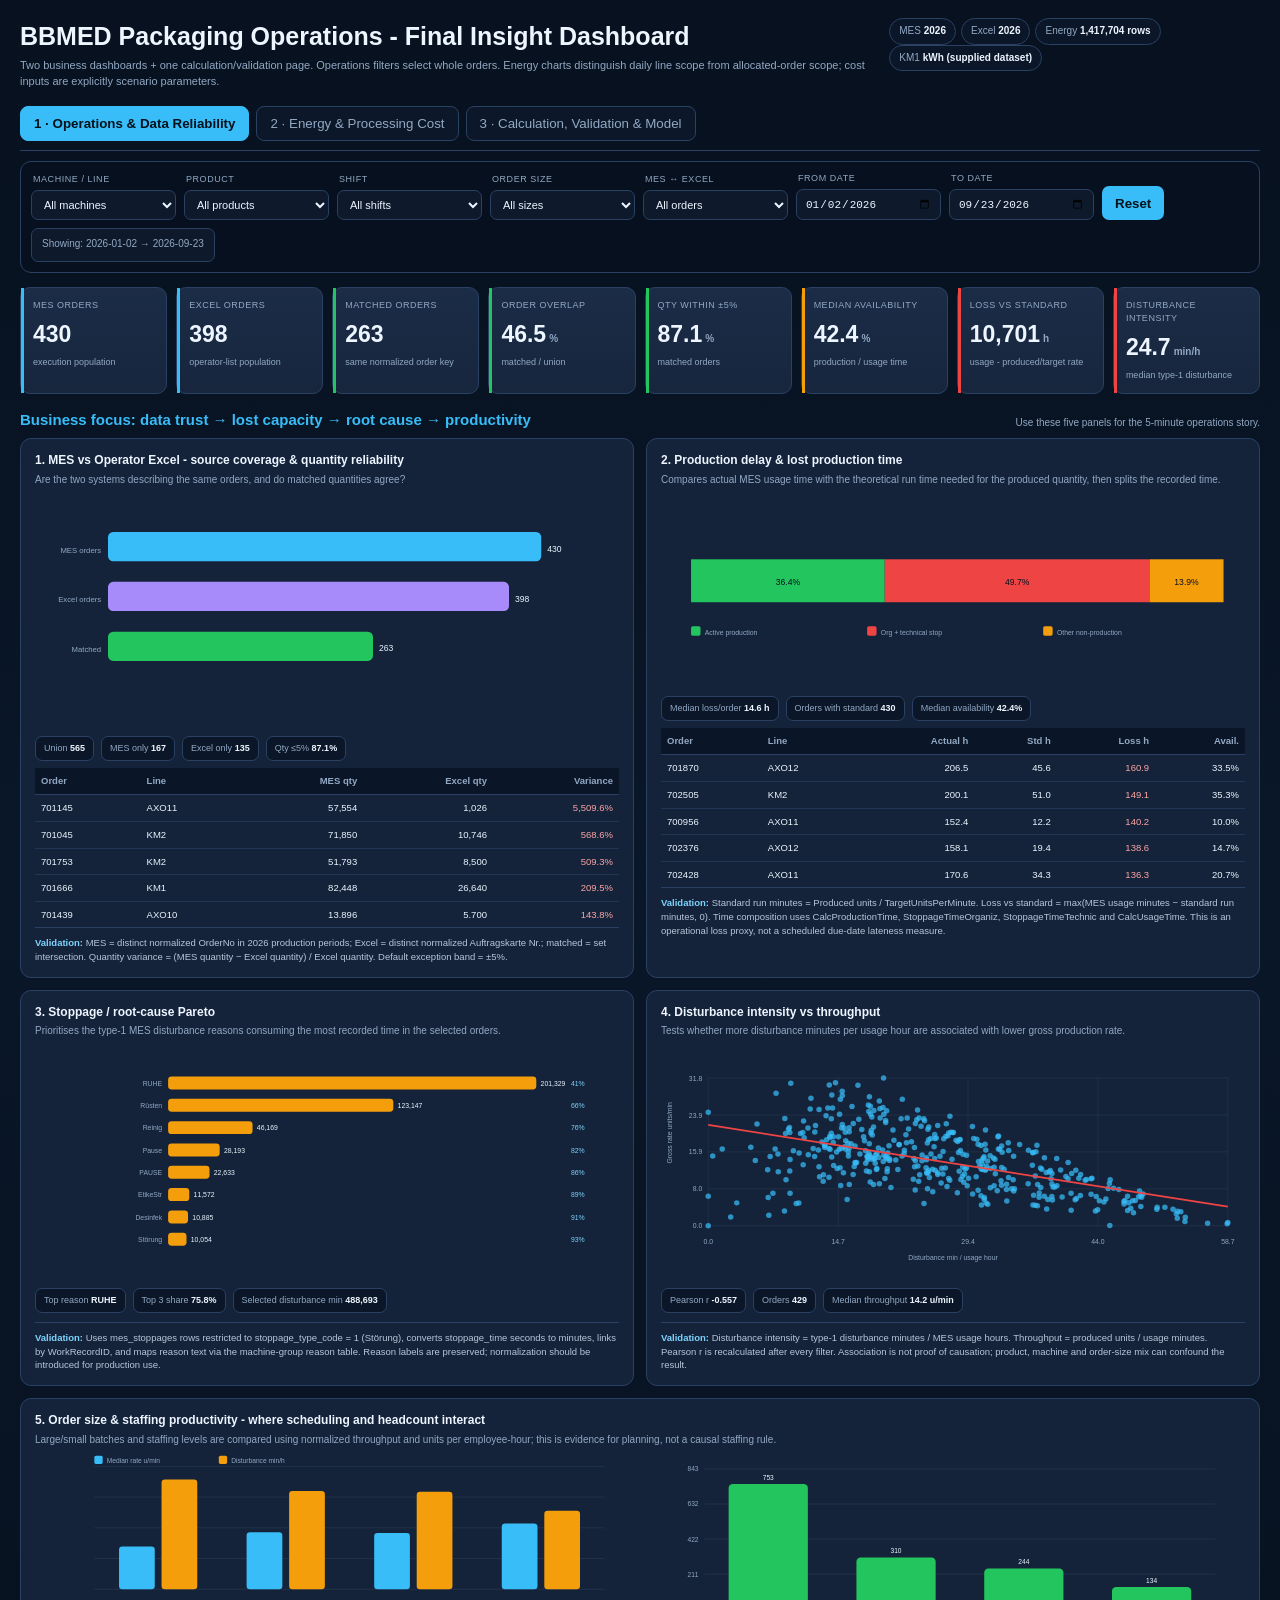
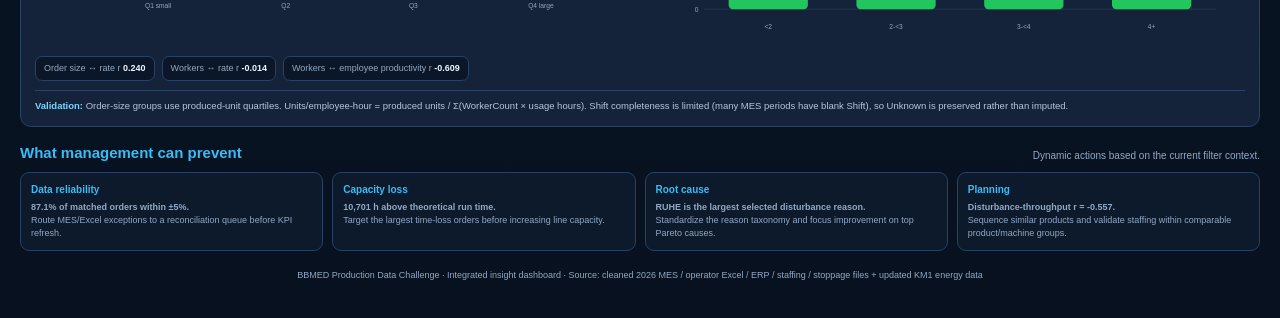
<file: index.html>
<!doctype html><html lang="en"><head><meta charset="utf-8"><meta name="viewport" content="width=device-width,initial-scale=1"><link rel="icon" href="data:,"><meta name="description" content="BBMED production reliability, capacity, energy and processing-cost insight dashboard."><title>BBMED Packaging Operations - Final Insight Dashboard</title>
<link rel="stylesheet" href="styles.css"></head><body><div class="shell">
<div id="loadStatus" class="callout" role="status">Loading dashboard data…</div>
<header><div class="brand"><h1>BBMED Packaging Operations - Final Insight Dashboard</h1><div class="sub">Two business dashboards + one calculation/validation page. Operations filters select whole orders. Energy charts distinguish daily line scope from allocated-order scope; cost inputs are explicitly scenario parameters.</div></div><div><span class="tag">MES <b>2026</b></span><span class="tag">Excel <b>2026</b></span><span class="tag">Energy <b id="energySourceRows">Loading…</b></span><span class="tag">KM1 <b>kWh (supplied dataset)</b></span></div></header>
<nav class="tabs" aria-label="Dashboard sections"><button class="tab active" data-tab="ops">1 · Operations & Data Reliability</button><button class="tab" data-tab="energy">2 · Energy & Processing Cost</button><button class="tab" data-tab="calc">3 · Calculation, Validation & Model</button></nav>
<section id="ops" class="view active">
<div class="filters-wrap"><div class="filters">
<div class="filter"><label for="oMachine">Machine / line</label><select id="oMachine"></select></div><div class="filter"><label for="oProduct">Product</label><select id="oProduct"></select></div><div class="filter"><label for="oShift">Shift</label><select id="oShift"></select></div><div class="filter"><label for="oSize">Order size</label><select id="oSize"><option value="ALL">All sizes</option><option value="Q1">Q1 - Small</option><option value="Q2">Q2</option><option value="Q3">Q3</option><option value="Q4">Q4 - Large</option></select></div><div class="filter"><label for="oStatus">MES ↔ Excel</label><select id="oStatus"><option value="ALL">All orders</option><option value="MATCHED">Matched</option><option value="LE5">Matched ≤5%</option><option value="GT5">Matched >5%</option><option value="MES_ONLY">MES only</option><option value="EXCEL_ONLY">Excel only</option></select></div><div class="filter"><label for="oFrom">From date</label><input type="date" id="oFrom"></div><div class="filter"><label for="oTo">To date</label><input type="date" id="oTo"></div><button class="btn" id="oReset">Reset</button><div class="filter-summary" id="oSummary"></div>
</div></div>
<div class="kpis" id="opsKPIs"></div>
<div class="section-title"><h2>Business focus: data trust → lost capacity → root cause → productivity</h2><div class="note">Use these five panels for the 5-minute operations story.</div></div>
<div class="grid">
<div class="panel"><h3>1. MES vs Operator Excel - source coverage & quantity reliability</h3><div class="desc">Are the two systems describing the same orders, and do matched quantities agree?</div><div class="svgchart" id="cCoverage"></div><div class="meta" id="mCoverage"></div><div class="scroll"><table><thead><tr><th>Order</th><th>Line</th><th class="num">MES qty</th><th class="num">Excel qty</th><th class="num">Variance</th></tr></thead><tbody id="tQty"></tbody></table></div><div class="validation" id="vCoverage"></div></div>
<div class="panel"><h3>2. Production delay & lost production time</h3><div class="desc">Compares actual MES usage time with the theoretical run time needed for the produced quantity, then splits the recorded time.</div><div class="svgchart small" id="cTimeSplit"></div><div class="meta" id="mDelay"></div><div class="scroll"><table><thead><tr><th>Order</th><th>Line</th><th class="num">Actual h</th><th class="num">Std h</th><th class="num">Loss h</th><th class="num">Avail.</th></tr></thead><tbody id="tDelay"></tbody></table></div><div class="validation" id="vDelay"></div></div>
<div class="panel"><h3>3. Stoppage / root-cause Pareto</h3><div class="desc">Prioritises the type-1 MES disturbance reasons consuming the most recorded time in the selected orders.</div><div class="svgchart" id="cPareto"></div><div class="meta" id="mPareto"></div><div class="validation" id="vPareto"></div></div>
<div class="panel"><h3>4. Disturbance intensity vs throughput</h3><div class="desc">Tests whether more disturbance minutes per usage hour are associated with lower gross production rate.</div><div class="svgchart" id="cCorr"></div><div class="meta" id="mCorr"></div><div class="validation" id="vCorr"></div></div>
<div class="panel full"><h3>5. Order size & staffing productivity - where scheduling and headcount interact</h3><div class="desc">Large/small batches and staffing levels are compared using normalized throughput and units per employee-hour; this is evidence for planning, not a causal staffing rule.</div><div class="split"><div><div class="svgchart small" id="cSize"></div></div><div><div class="svgchart small" id="cStaff"></div></div></div><div class="meta" id="mDrivers"></div><div class="validation" id="vDrivers"></div></div>
</div>
<div class="section-title"><h2>What management can prevent</h2><div class="note">Dynamic actions based on the current filter context.</div></div><div class="action-grid" id="opsActions"></div>
</section>

<section id="energy" class="view">
<div class="filters-wrap"><div class="filters">
<div class="filter"><label for="eMeter">Energy meter / component</label><select id="eMeter"></select></div><div class="filter"><label for="eProduct">Product (allocated orders)</label><select id="eProduct"></select></div><div class="filter"><label for="eSize">Order size</label><select id="eSize"><option value="ALL">All sizes</option><option value="Q1">Q1 - Small</option><option value="Q2">Q2</option><option value="Q3">Q3</option><option value="Q4">Q4 - Large</option></select></div><div class="filter"><label for="eFrom">From date</label><input type="date" id="eFrom"></div><div class="filter"><label for="eTo">To date</label><input type="date" id="eTo"></div><div class="filter"><label for="tariff">Electricity tariff €/kWh</label><input type="number" id="tariff" min="0" step="0.01" value="0.30"></div><div class="filter"><label for="lineCost">Line cost €/h</label><input type="number" id="lineCost" min="0" step="10" value="500"></div><button class="btn" id="eReset">Reset</button><div class="filter-summary" id="eSummary"></div>
</div></div>
<div class="kpis" id="energyKPIs"></div>
<div class="section-title"><h2>Business focus: energy consumed without proportional output</h2><div class="note">Energy is calculated from cumulative meter deltas; never by summing Total Energy Passed.</div></div>
<div class="grid">
<div class="panel"><h3>1. Energy consumption trend</h3><div class="desc">Calendar-day consumption from valid meter deltas. Date and meter filters apply; product and order-size filters apply only to allocated-order panels.</div><div class="svgchart" id="cEnergyTrend"></div><div class="meta" id="mEnergyTrend"></div><div class="validation" id="vEnergyTrend"></div></div>
<div class="panel"><h3>2. Energy by KM1 machine component</h3><div class="desc">Five physical meters are canonicalized even though the raw asset tag naming changes in August.</div><div class="svgchart" id="cMeter"></div><div class="meta" id="mMeter"></div><div class="validation" id="vMeter"></div></div>
<div class="panel"><h3>3. Order-window vs mapped disturbance vs idle/unallocated energy</h3><div class="desc">All five meters, selected calendar dates: order-window, disturbance and unallocated energy. Product, size and meter selections do not change this line-level breakdown.</div><div class="svgchart small" id="cEnergyState"></div><div class="meta" id="mEnergyState"></div><div class="validation" id="vEnergyState"></div></div>
<div class="panel"><h3>4. Production output vs energy intensity</h3><div class="desc">Order-level allocated kWh is normalized by produced units; high-intensity low-throughput orders are management exceptions.</div><div class="svgchart" id="cEnergyScatter"></div><div class="scroll"><table><thead><tr><th>Order</th><th>Product</th><th class="num">kWh</th><th class="num">Units</th><th class="num">kWh/1k</th></tr></thead><tbody id="tEnergyOrders"></tbody></table></div><div class="validation" id="vEnergyScatter"></div></div>
<div class="panel full"><h3>5. Processing-cost exposure - scenario, not source-system cost</h3><div class="desc">Uses operator-recorded cleaning, setup/changeover, packaging-handling and disturbance minutes. True packaging material cost is not available in the source data.</div><div class="split"><div class="svgchart small" id="cProcessCost"></div><div><div class="meta" id="mProcessCost"></div><div class="scenario-card"><div class="small">Scenario exposure for selected KM1 orders</div><div class="big" id="processCostBig">-</div><div class="small" id="processCostSmall"></div></div><div class="callout" style="margin-top:10px"><b>Packaging cost limitation:</b> the files contain packaging-handling minutes (<i>Packmittel bereit / zurück</i>) but no packaging material price/BOM. The dashboard therefore shows packaging-handling <b>process cost exposure</b>, not material cost per unit.</div></div></div><div class="validation" id="vProcessCost"></div></div>
</div>
</section>

<section id="calc" class="view">
<div class="filters-wrap"><div class="filters"><div class="filter wide"><label for="traceOrder">Trace production order</label><select id="traceOrder"></select></div><div class="filter"><label for="qtyThreshold">Qty exception threshold %</label><input type="number" id="qtyThreshold" value="5" min="0" step="0.5"></div><div class="filter"><label for="timeThreshold">Start-time threshold min</label><input type="number" id="timeThreshold" value="30" min="0" step="5"></div><button class="btn" id="calcRefresh">Refresh trace</button><div class="filter-summary">This page traces the supplied dashboard dataset and documents its source-field relationships.</div></div></div>
<div class="section-title"><h2>Reproducible count validation</h2><div class="note">Counts are recalculated from the loaded order records.</div></div>
<div class="grid"><div class="panel"><h3>MES 2026 order population</h3><div id="mesCountFormula" class="formula">MES Orders = DISTINCTCOUNT( normalized mes_production_periods_2026[OrderNo] )\nExclude blank/null keys\nResult = <b>430</b></div><div class="validation">The MES count intentionally uses production-period facts because the question is which orders actually appear in 2026 execution data, not which orders exist in the master table.</div></div><div class="panel"><h3>Operator Excel order population & intersection</h3><div id="excelCountFormula" class="formula">Excel Orders = DISTINCTCOUNT( normalized excl_production_data_2026[Auftragskarte Nr.] ) = <b>398</b>\nMatched = MES set ∩ Excel set = <b>263</b>\nMES only = 430 - 263 = <b>167</b>\nExcel only = 398 - 263 = <b>135</b>\nUnion = 430 + 398 - 263 = <b>565</b></div><div class="validation">Normalization: convert to text, trim whitespace, remove numeric “.0” artefacts, exclude blank/null.</div></div></div>
<div class="section-title"><h2>Selected-order calculation trace</h2><div class="note">Use this during Q&A to validate a chart back to order-level inputs.</div></div>
<div class="grid"><div class="panel"><h3>MES / Excel trace</h3><div id="traceOps"></div></div><div class="panel"><h3>Energy allocation trace</h3><div id="traceEnergy"></div></div></div>
<div class="section-title"><h2>Calculation dictionary & data-quality controls</h2></div><div class="grid"><div class="panel"><h3>Core KPI formulas</h3><div id="formulaList"></div></div><div class="panel"><h3>Validation checks found in the current data</h3><div id="qualityTable"></div></div></div>
<div class="section-title"><h2>Recommended Power BI semantic model</h2><div class="note">Updated for the 1.42M-row energy fact and canonical meter alias mapping.</div></div><div class="panel full"><img class="diagram" alt="Recommended Power BI semantic model and source relationships" src="public/semantic-model.png"><div class="model-note">Energy relationship correction: raw <b>energy_meter_device_asset_tag</b> contains both historical Weidmueller names and later IFD00x meter names. Both aliases must map to one canonical DimEnergyMeter key before calculating deltas.</div></div>
<div class="section-title"><h2>End-to-end workflow</h2></div><div class="panel full"><img class="diagram" alt="End-to-end production and energy data workflow" src="public/data-workflow.png"></div>
</section>
<div class="footer">BBMED Production Data Challenge · Integrated insight dashboard · Source: cleaned 2026 MES / operator Excel / ERP / staffing / stoppage files + updated KM1 energy data</div>
</div>
<script src="app.js" defer></script></body></html>
</file>
<file: styles.css>
:root{--bg:#07111f;--surface:#0e1a2c;--panel:#14233a;--card:#1b2c47;--line:#2a4163;--text:#edf5ff;--muted:#92a8c3;--blue:#38bdf8;--cyan:#22d3ee;--green:#22c55e;--amber:#f59e0b;--red:#ef4444;--violet:#a78bfa;--pink:#f472b6}
*{box-sizing:border-box}html{scroll-behavior:smooth}body{margin:0;background:linear-gradient(180deg,#07111f,#0a1728 45%,#07111f);color:var(--text);font:13px/1.45 "Segoe UI",Inter,Arial,sans-serif}.shell{max-width:1700px;margin:auto;padding:18px 20px 36px}
header{display:flex;justify-content:space-between;gap:16px;align-items:flex-start}.brand h1{margin:0 0 4px;font-size:25px}.sub{color:var(--muted);font-size:11px;max-width:980px}.tag{display:inline-block;padding:5px 9px;border:1px solid var(--line);background:#0b1728;border-radius:999px;color:var(--muted);font-size:10px;margin-left:5px}.tag b{color:var(--text)}
.tabs{display:flex;gap:7px;flex-wrap:wrap;margin:16px 0 10px;border-bottom:1px solid var(--line);padding-bottom:9px}.tab{border:1px solid var(--line);background:#0c182a;color:var(--muted);padding:9px 13px;border-radius:8px;cursor:pointer}.tab.active{background:var(--blue);border-color:var(--blue);color:#04111c;font-weight:800}.view{display:none}.view.active{display:block}
.filters-wrap{position:sticky;top:0;z-index:20;background:rgba(7,17,31,.96);backdrop-filter:blur(9px);border:1px solid var(--line);border-radius:11px;padding:10px;margin:10px 0 14px}.filters{display:flex;gap:8px;align-items:end;flex-wrap:wrap}.filter{min-width:145px}.filter.wide{min-width:190px}.filter label{display:block;color:var(--muted);font-size:9px;text-transform:uppercase;letter-spacing:.55px;margin:0 0 4px 2px}.filter select,.filter input,.scenario input{width:100%;background:var(--surface);border:1px solid var(--line);color:var(--text);border-radius:7px;padding:7px 8px;font-size:11px}.btn{height:34px;border:0;border-radius:7px;padding:0 13px;background:var(--blue);color:#05131e;font-weight:800;cursor:pointer}.filter-summary{border:1px solid var(--line);background:var(--surface);border-radius:7px;padding:8px 10px;color:var(--muted);font-size:10px;min-height:34px;max-width:430px}.filter-summary b{color:var(--cyan)}
.section-title{display:flex;justify-content:space-between;gap:15px;align-items:end;margin:15px 0 8px}.section-title h2{font-size:15px;color:var(--blue);margin:0}.section-title .note{font-size:10px;color:var(--muted);text-align:right}.kpis{display:grid;grid-template-columns:repeat(8,minmax(125px,1fr));gap:9px;margin-bottom:13px}.kpi{background:linear-gradient(180deg,var(--card),#17263d);border:1px solid var(--line);border-radius:10px;padding:11px 12px;min-height:86px;position:relative}.kpi:before{content:"";position:absolute;left:0;top:0;bottom:0;width:3px;background:var(--blue)}.kpi.good:before{background:var(--green)}.kpi.warn:before{background:var(--amber)}.kpi.bad:before{background:var(--red)}.kpi.violet:before{background:var(--violet)}.kpi .label{color:var(--muted);font-size:9px;text-transform:uppercase;letter-spacing:.5px}.kpi .value{font-size:23px;font-weight:800;margin-top:6px;white-space:nowrap}.kpi .unit{font-size:10px;color:var(--muted);margin-left:3px}.kpi .mini{font-size:9px;color:var(--muted);margin-top:4px}
.grid{display:grid;grid-template-columns:repeat(2,minmax(0,1fr));gap:12px;margin-bottom:12px}.panel{background:var(--panel);border:1px solid var(--line);border-radius:11px;padding:13px 14px;min-width:0;overflow:hidden}.panel.full{grid-column:1/-1}.panel h3{font-size:12px;margin:0}.desc{font-size:10px;color:var(--muted);margin:3px 0 7px}.svgchart{height:235px;width:100%}.svgchart.small{height:195px}.svgchart.tall{height:285px}.svgchart svg{display:block;width:100%;height:100%}.meta{display:flex;gap:7px;flex-wrap:wrap;margin:7px 0}.chip{background:#0b1728;border:1px solid var(--line);border-radius:7px;padding:5px 8px;color:var(--muted);font-size:9px}.chip b{color:var(--text)}.validation{margin-top:9px;border-top:1px solid var(--line);padding-top:8px;color:#b7c6d9;font-size:9.5px}.validation b{color:#7dd3fc}.warning{color:#fcd34d}.goodtext{color:#86efac}.badtext{color:#fca5a5}
table{width:100%;border-collapse:collapse;font-size:9.5px}th{background:#0a1627;color:var(--muted);text-align:left;padding:6px;border-bottom:1px solid var(--line);position:sticky;top:0}td{padding:6px;border-bottom:1px solid rgba(42,65,99,.65);vertical-align:top}.num{text-align:right}.scroll{max-height:150px;overflow:auto;margin-top:7px}.split{display:grid;grid-template-columns:1fr 1fr;gap:10px}.scenario{display:grid;grid-template-columns:repeat(3,1fr);gap:8px}.scenario-card{background:#0b1728;border:1px solid var(--line);border-radius:9px;padding:10px}.scenario-card .big{font-size:22px;font-weight:800}.scenario-card .small{font-size:9px;color:var(--muted)}
.callout{border:1px solid var(--line);background:#0b1728;border-left:3px solid var(--blue);border-radius:9px;padding:10px 12px;color:#c9d7e8;font-size:10px}.action-grid{display:grid;grid-template-columns:repeat(4,1fr);gap:9px}.action{background:#0d1a2c;border:1px solid var(--line);border-radius:9px;padding:10px}.action h4{margin:0 0 4px;color:var(--blue);font-size:10px}.action p{margin:0;color:var(--muted);font-size:9px}.formula{background:#081523;border:1px solid var(--line);border-radius:8px;padding:9px 10px;margin:7px 0;font:10px/1.45 Consolas,"Courier New",monospace;color:#dbeafe;white-space:pre-wrap}.diagram{width:100%;border-radius:9px;background:white;border:1px solid var(--line)}.model-note{color:var(--muted);font-size:9.5px;margin-top:6px}.footer{text-align:center;color:var(--muted);font-size:9px;margin-top:18px}
@media(max-width:1250px){.kpis{grid-template-columns:repeat(4,1fr)}.grid{grid-template-columns:1fr}.panel.full{grid-column:auto}.action-grid{grid-template-columns:repeat(2,1fr)}}
@media(max-width:720px){.shell{padding:12px}.brand h1{font-size:20px}header{display:block}.tag{margin:5px 4px 0 0}.tabs{position:sticky;top:0;z-index:30;background:#07111f;padding-top:5px}.filters-wrap{position:relative}.filter{min-width:46%;flex:1}.filter.wide{min-width:100%}.kpis{grid-template-columns:repeat(2,1fr)}.kpi .value{font-size:20px}.grid,.split,.scenario,.action-grid{grid-template-columns:1fr}.section-title{display:block}.section-title .note{text-align:left;margin-top:4px}.svgchart{height:215px}.panel{padding:11px}.scroll{max-height:210px}}
/* Integration: loading/error feedback and small-screen containment. */
[hidden]{display:none!important}
#loadStatus{margin-bottom:12px}
.kpi{min-width:0;overflow-wrap:anywhere}
.kpi .value{white-space:normal}
.kpi .unit{display:inline-block;white-space:nowrap}
.filters-wrap,.filter-summary{max-width:100%}
button:focus-visible,select:focus-visible,input:focus-visible{outline:2px solid var(--cyan);outline-offset:3px}
@media(max-width:720px){.tabs{position:static}.filter,.filter.wide{min-width:0;flex:1 1 150px}.filters input,.filters select{min-width:0}.kpis{grid-template-columns:repeat(2,minmax(0,1fr))}.formula{overflow-wrap:anywhere}.diagram{height:auto}.filter-summary{flex-basis:100%}}
</file>
